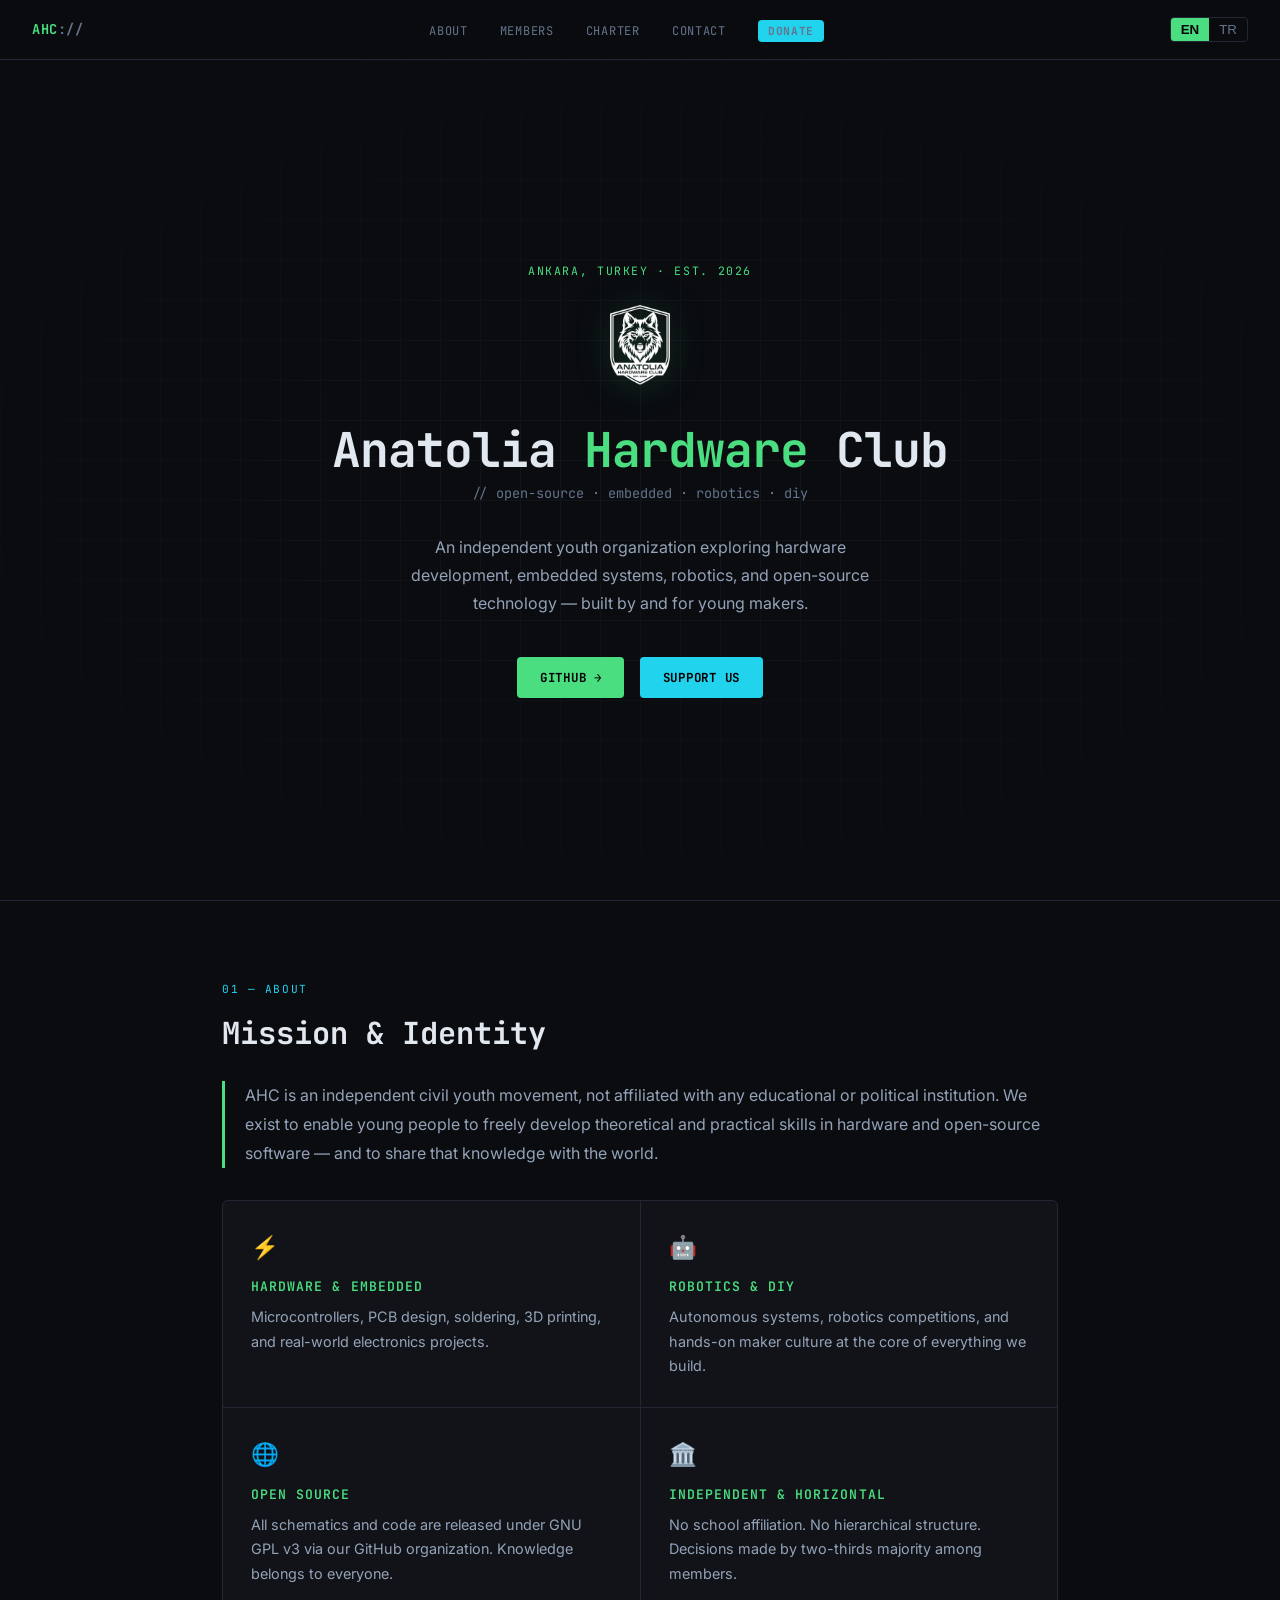
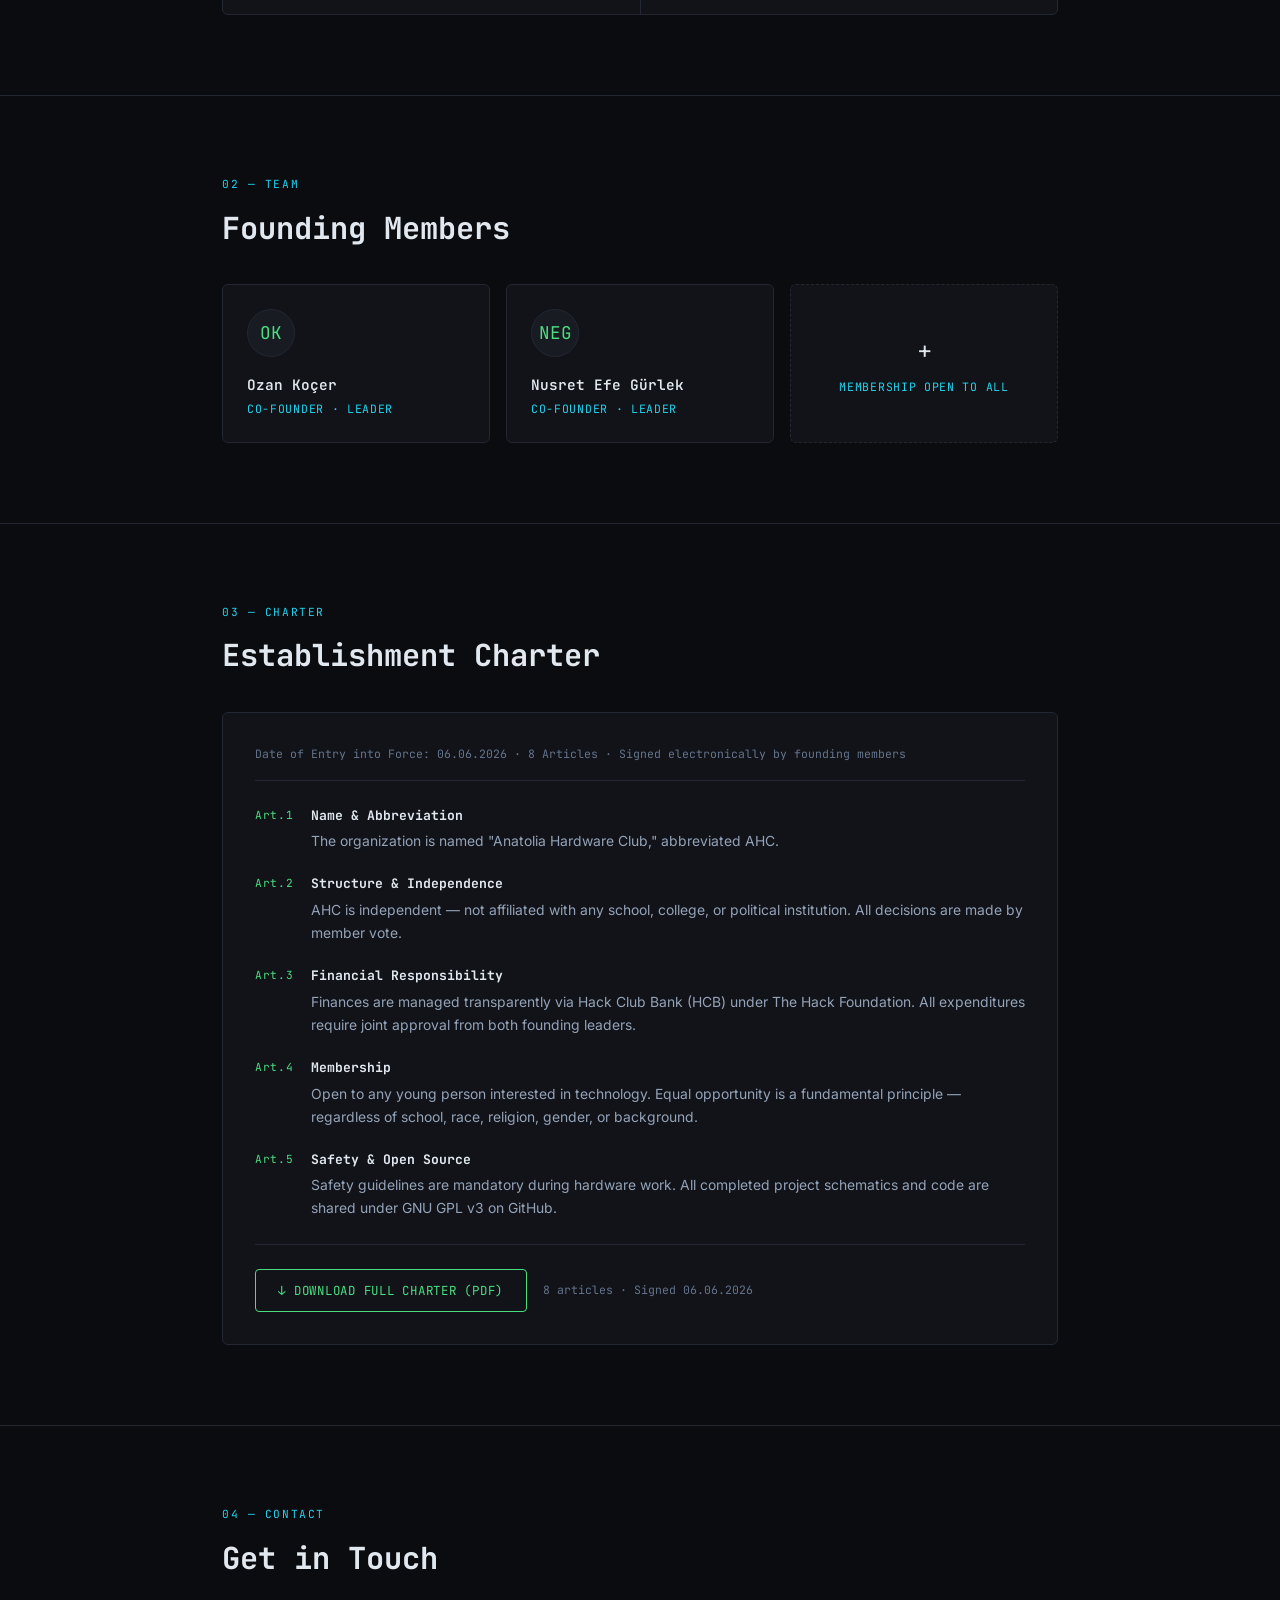
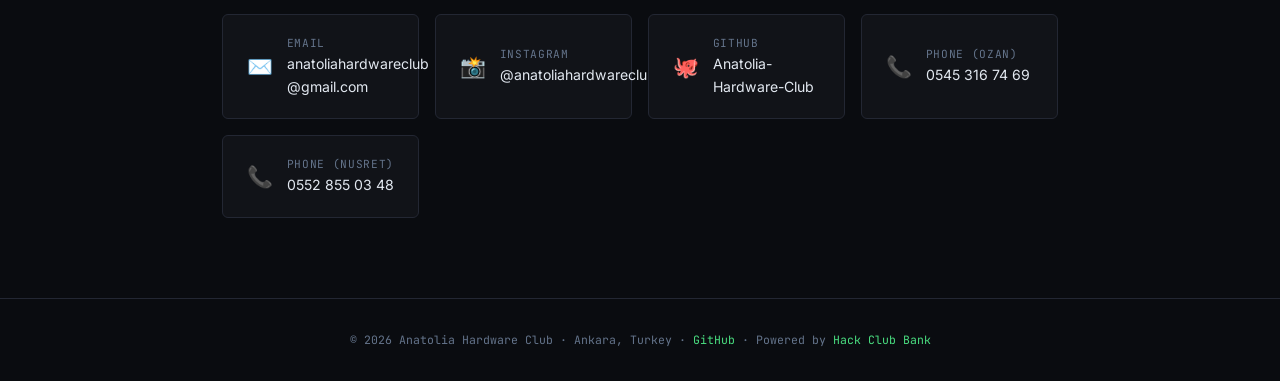
<file: index.html>
<!DOCTYPE html>
<html lang="en">
<head>
  <meta charset="UTF-8" />
  <meta name="viewport" content="width=device-width, initial-scale=1.0" />
  <meta name="description" content="Anatolia Hardware Club — hardware, embedded systems, robotics, and open-source projects based in Ankara." />
  <title>Anatolia Hardware Club</title>
  <link rel="preconnect" href="https://fonts.googleapis.com" />
  <link rel="preconnect" href="https://fonts.gstatic.com" crossorigin />
  <link href="https://fonts.googleapis.com/css2?family=JetBrains+Mono:wght@400;600;700&family=Inter:wght@300;400;500;600&display=swap" rel="stylesheet" />
  <style>
    *, *::before, *::after { box-sizing: border-box; margin: 0; padding: 0; }

    :root {
      --bg:        #0a0c10;
      --bg2:       #111318;
      --bg3:       #181b22;
      --border:    #232733;
      --accent:    #4ade80;
      --accent2:   #22d3ee;
      --text:      #e2e8f0;
      --muted:     #64748b;
      --mono:      'JetBrains Mono', monospace;
      --sans:      'Inter', sans-serif;
    }

    html { scroll-behavior: smooth; }

    body {
      background: var(--bg);
      color: var(--text);
      font-family: var(--sans);
      font-size: 16px;
      line-height: 1.6;
      min-height: 100vh;
    }

    /* ── NAV ── */
    nav {
      position: sticky;
      top: 0;
      z-index: 100;
      background: rgba(10,12,16,0.85);
      backdrop-filter: blur(12px);
      border-bottom: 1px solid var(--border);
      display: flex;
      align-items: center;
      justify-content: space-between;
      padding: 0 2rem;
      height: 60px;
    }

    .nav-logo {
      font-family: var(--mono);
      font-size: 0.85rem;
      font-weight: 700;
      color: var(--accent);
      letter-spacing: 0.04em;
      text-decoration: none;
    }
    .nav-logo span { color: var(--muted); }

    .nav-links {
      display: flex;
      align-items: center;
      gap: 2rem;
      list-style: none;
    }

    .nav-links a {
      font-family: var(--mono);
      font-size: 0.75rem;
      color: var(--muted);
      text-decoration: none;
      letter-spacing: 0.06em;
      text-transform: uppercase;
      transition: color 0.2s;
    }
    .nav-links a:hover { color: var(--accent); }

    /* language toggle */
    .lang-toggle {
      display: flex;
      align-items: center;
      gap: 0;
      border: 1px solid var(--border);
      border-radius: 4px;
      overflow: hidden;
      font-family: var(--mono);
      font-size: 0.7rem;
    }
    .lang-toggle button {
      background: none;
      border: none;
      padding: 4px 10px;
      cursor: pointer;
      color: var(--muted);
      transition: background 0.15s, color 0.15s;
    }
    .lang-toggle button.active {
      background: var(--accent);
      color: #000;
      font-weight: 700;
    }

    /* ── HERO ── */
    .hero {
      min-height: calc(100vh - 60px);
      display: flex;
      flex-direction: column;
      align-items: center;
      justify-content: center;
      text-align: center;
      padding: 4rem 2rem;
      position: relative;
      overflow: hidden;
    }

    /* grid background */
    .hero::before {
      content: '';
      position: absolute;
      inset: 0;
      background-image:
        linear-gradient(var(--border) 1px, transparent 1px),
        linear-gradient(90deg, var(--border) 1px, transparent 1px);
      background-size: 40px 40px;
      opacity: 0.35;
      pointer-events: none;
    }
    /* radial fade over grid */
    .hero::after {
      content: '';
      position: absolute;
      inset: 0;
      background: radial-gradient(ellipse 70% 60% at 50% 50%, transparent 0%, var(--bg) 100%);
      pointer-events: none;
    }

    .hero-inner { position: relative; z-index: 1; max-width: 680px; }

    .hero-eyebrow {
      font-family: var(--mono);
      font-size: 0.72rem;
      color: var(--accent);
      letter-spacing: 0.14em;
      text-transform: uppercase;
      margin-bottom: 1.25rem;
    }

    .hero-logo {
      width: 90px;
      height: 90px;
      object-fit: contain;
      margin-bottom: 1.5rem;
      filter: drop-shadow(0 0 18px rgba(74,222,128,0.25));
    }

    h1 {
      font-family: var(--mono);
      font-size: clamp(1.8rem, 5vw, 3rem);
      font-weight: 700;
      letter-spacing: -0.02em;
      color: var(--text);
      line-height: 1.15;
      margin-bottom: 0.35rem;
    }
    h1 .accent { color: var(--accent); }

    .hero-sub {
      font-family: var(--mono);
      font-size: 0.85rem;
      color: var(--muted);
      margin-bottom: 1.8rem;
    }

    .hero-desc {
      font-size: 1rem;
      color: #94a3b8;
      max-width: 480px;
      margin: 0 auto 2.5rem;
      line-height: 1.75;
    }

    .hero-cta {
      display: flex;
      gap: 1rem;
      justify-content: center;
      flex-wrap: wrap;
    }

    .btn {
      font-family: var(--mono);
      font-size: 0.78rem;
      letter-spacing: 0.06em;
      text-transform: uppercase;
      padding: 0.65rem 1.4rem;
      border-radius: 4px;
      text-decoration: none;
      transition: all 0.2s;
      cursor: pointer;
      border: none;
    }
    .btn-primary {
      background: var(--accent);
      color: #000;
      font-weight: 700;
    }
    .btn-primary:hover { background: #86efac; }
    .btn-outline {
      background: transparent;
      color: var(--accent);
      border: 1px solid var(--accent);
    }
    .btn-outline:hover { background: rgba(74,222,128,0.08); }
    .btn-donation {
      background: var(--accent2);
      color: #000;
      font-weight: 700;
    }
    .btn-donation:hover { background: #67e8f9; }

    /* ── SECTIONS ── */
    section {
      padding: 5rem 2rem;
      max-width: 900px;
      margin: 0 auto;
    }

    .section-label {
      font-family: var(--mono);
      font-size: 0.7rem;
      color: var(--accent2);
      letter-spacing: 0.14em;
      text-transform: uppercase;
      margin-bottom: 0.6rem;
    }

    h2 {
      font-family: var(--mono);
      font-size: clamp(1.3rem, 3vw, 1.9rem);
      font-weight: 700;
      color: var(--text);
      margin-bottom: 1.5rem;
    }

    .divider {
      border: none;
      border-top: 1px solid var(--border);
    }

    /* ── ABOUT ── */
    .about-grid {
      display: grid;
      grid-template-columns: 1fr 1fr;
      gap: 1px;
      background: var(--border);
      border: 1px solid var(--border);
      border-radius: 6px;
      overflow: hidden;
      margin-top: 2rem;
    }

    .about-card {
      background: var(--bg2);
      padding: 1.75rem;
    }

    .about-card-icon {
      font-size: 1.4rem;
      margin-bottom: 0.75rem;
    }

    .about-card h3 {
      font-family: var(--mono);
      font-size: 0.82rem;
      font-weight: 600;
      color: var(--accent);
      text-transform: uppercase;
      letter-spacing: 0.08em;
      margin-bottom: 0.5rem;
    }

    .about-card p {
      font-size: 0.9rem;
      color: #94a3b8;
      line-height: 1.7;
    }

    .mission-text {
      font-size: 1rem;
      color: #94a3b8;
      line-height: 1.8;
      border-left: 3px solid var(--accent);
      padding-left: 1.25rem;
      margin-bottom: 2rem;
    }

    /* ── MEMBERS ── */
    .members-grid {
      display: grid;
      grid-template-columns: repeat(auto-fit, minmax(220px, 1fr));
      gap: 1rem;
      margin-top: 2rem;
    }

    .member-card {
      background: var(--bg2);
      border: 1px solid var(--border);
      border-radius: 6px;
      padding: 1.5rem;
      transition: border-color 0.2s;
    }
    .member-card:hover { border-color: var(--accent); }

    .member-avatar {
      width: 48px;
      height: 48px;
      border-radius: 50%;
      background: var(--bg3);
      border: 1px solid var(--border);
      display: flex;
      align-items: center;
      justify-content: center;
      font-family: var(--mono);
      font-size: 1.1rem;
      margin-bottom: 1rem;
      color: var(--accent);
    }

    .member-name {
      font-family: var(--mono);
      font-size: 0.9rem;
      font-weight: 600;
      color: var(--text);
      margin-bottom: 0.2rem;
    }

    .member-role {
      font-family: var(--mono);
      font-size: 0.72rem;
      color: var(--accent2);
      letter-spacing: 0.06em;
      text-transform: uppercase;
    }

    /* ── CHARTER ── */
    .charter-box {
      background: var(--bg2);
      border: 1px solid var(--border);
      border-radius: 6px;
      padding: 2rem;
      margin-top: 2rem;
    }

    .charter-meta {
      font-family: var(--mono);
      font-size: 0.72rem;
      color: var(--muted);
      margin-bottom: 1.5rem;
      padding-bottom: 1rem;
      border-bottom: 1px solid var(--border);
    }

    .charter-articles {
      list-style: none;
      display: flex;
      flex-direction: column;
      gap: 1.25rem;
    }

    .charter-articles li {
      display: flex;
      gap: 1rem;
    }

    .art-num {
      font-family: var(--mono);
      font-size: 0.7rem;
      color: var(--accent);
      min-width: 40px;
      padding-top: 2px;
      letter-spacing: 0.06em;
    }

    .art-body h4 {
      font-family: var(--mono);
      font-size: 0.82rem;
      color: var(--text);
      margin-bottom: 0.3rem;
    }

    .art-body p {
      font-size: 0.87rem;
      color: #94a3b8;
      line-height: 1.65;
    }

    .charter-dl {
      margin-top: 1.5rem;
      padding-top: 1.5rem;
      border-top: 1px solid var(--border);
      display: flex;
      align-items: center;
      gap: 1rem;
      flex-wrap: wrap;
    }

    /* ── CONTACT ── */
    .contact-grid {
      display: grid;
      grid-template-columns: repeat(auto-fit, minmax(180px, 1fr));
      gap: 1rem;
      margin-top: 2rem;
    }

    .contact-item {
      background: var(--bg2);
      border: 1px solid var(--border);
      border-radius: 6px;
      padding: 1.25rem 1.5rem;
      display: flex;
      align-items: center;
      gap: 0.85rem;
      text-decoration: none;
      color: var(--text);
      transition: border-color 0.2s, background 0.2s;
    }
    .contact-item:hover {
      border-color: var(--accent);
      background: var(--bg3);
    }

    .contact-icon { font-size: 1.3rem; flex-shrink: 0; }

    .contact-label {
      font-family: var(--mono);
      font-size: 0.7rem;
      color: var(--muted);
      text-transform: uppercase;
      letter-spacing: 0.06em;
    }

    .contact-val {
      font-size: 0.88rem;
      color: var(--text);
    }

    /* ── FOOTER ── */
    footer {
      border-top: 1px solid var(--border);
      padding: 2rem;
      text-align: center;
      font-family: var(--mono);
      font-size: 0.72rem;
      color: var(--muted);
    }

    footer a { color: var(--accent); text-decoration: none; }

    /* ── RESPONSIVE ── */
    @media (max-width: 640px) {
      nav { padding: 0 1rem; }
      .nav-links { gap: 1rem; }
      .nav-links li:nth-child(1),
      .nav-links li:nth-child(2),
      .nav-links li:nth-child(3) { display: none; }
      .about-grid { grid-template-columns: 1fr; }
      section { padding: 3.5rem 1.25rem; }
    }

    /* ── UTIL ── */
    [data-lang] { display: none; }
    [data-lang].active { display: block; }
    .inline-lang { display: none; }
    .inline-lang.active { display: inline; }
  </style>
</head>
<body>

<nav>
  <a href="#" class="nav-logo">AHC<span>://</span></a>
  <ul class="nav-links">
    <li><a href="#about" data-lang="en" class="inline-lang active">About</a><a href="#about" data-lang="tr" class="inline-lang">Hakkımızda</a></li>
    <li><a href="#members" data-lang="en" class="inline-lang active">Members</a><a href="#members" data-lang="tr" class="inline-lang">Ekip</a></li>
    <li><a href="#charter" data-lang="en" class="inline-lang active">Charter</a><a href="#charter" data-lang="tr" class="inline-lang">Tüzük</a></li>
    <li><a href="#contact" data-lang="en" class="inline-lang active">Contact</a><a href="#contact" data-lang="tr" class="inline-lang">İletişim</a></li>
    <li><a href="https://hcb.hackclub.com/donations/start/anatolia-hardware-club" target="_blank" rel="noopener" class="btn btn-donation" style="padding: 4px 10px; font-size: 0.7rem;">Donate</a></li>
  </ul>
  <div class="lang-toggle">
    <button id="btn-en" class="active" onclick="setLang('en')">EN</button>
    <button id="btn-tr" onclick="setLang('tr')">TR</button>
  </div>
</nav>

<div class="hero">
  <div class="hero-inner">
    <div class="hero-eyebrow">Ankara, Turkey · Est. 2026</div>
    <img src="https://anatolia-hardware-club.github.io/image/Logo.png" alt="AHC Logo" class="hero-logo" />
    <h1>Anatolia <span class="accent">Hardware</span> Club</h1>
    <div class="hero-sub">// open-source · embedded · robotics · diy</div>
    <p class="hero-desc">
      <span data-lang="en" class="active">An independent youth organization exploring hardware development, embedded systems, robotics, and open-source technology — built by and for young makers.</span>
      <span data-lang="tr">Donanım geliştirme, gömülü sistemler, robotik ve açık kaynak teknolojilerini keşfeden bağımsız bir gençlik organizasyonu — genç yapımcılar tarafından, genç yapımcılar için.</span>
    </p>
    <div class="hero-cta">
      <a href="https://github.com/Anatolia-Hardware-Club" class="btn btn-primary" target="_blank" rel="noopener">GitHub →</a>
      <a href="https://hcb.hackclub.com/donations/start/anatolia-hardware-club" class="btn btn-donation" target="_blank" rel="noopener">
        <span data-lang="en" class="inline-lang active">Support Us</span>
        <span data-lang="tr" class="inline-lang">Destek Olun</span>
      </a>
    </div>
  </div>
</div>

<hr class="divider" />

<section id="about">
  <div class="section-label">01 —
    <span data-lang="en" class="inline-lang active">About</span>
    <span data-lang="tr" class="inline-lang">Hakkımızda</span>
  </div>
  <h2>
    <span data-lang="en" class="inline-lang active">Mission & Identity</span>
    <span data-lang="tr" class="inline-lang">Misyon & Kimlik</span>
  </h2>

  <p class="mission-text">
    <span data-lang="en" class="inline-lang active">AHC is an independent civil youth movement, not affiliated with any educational or political institution. We exist to enable young people to freely develop theoretical and practical skills in hardware and open-source software — and to share that knowledge with the world.</span>
    <span data-lang="tr" class="inline-lang">AHC, hiçbir eğitim ya da siyasi kuruma bağlı olmayan bağımsız bir sivil gençlik hareketidir. Gençlerin donanım ve açık kaynak yazılım alanlarında teorik ve pratik becerilerini özgürce geliştirmesini ve bu bilgiyi dünyayla paylaşmasını sağlamak için varız.</span>
  </p>

  <div class="about-grid">
    <div class="about-card">
      <div class="about-card-icon">⚡</div>
      <h3>
        <span data-lang="en" class="inline-lang active">Hardware & Embedded</span>
        <span data-lang="tr" class="inline-lang">Donanım & Gömülü</span>
      </h3>
      <p>
        <span data-lang="en" class="inline-lang active">Microcontrollers, PCB design, soldering, 3D printing, and real-world electronics projects.</span>
        <span data-lang="tr" class="inline-lang">Mikrodenetleyiciler, PCB tasarımı, lehimleme, 3D baskı ve gerçek dünya elektronik projeleri.</span>
      </p>
    </div>
    <div class="about-card">
      <div class="about-card-icon">🤖</div>
      <h3>Robotics & DIY</h3>
      <p>
        <span data-lang="en" class="inline-lang active">Autonomous systems, robotics competitions, and hands-on maker culture at the core of everything we build.</span>
        <span data-lang="tr" class="inline-lang">Otonom sistemler, robotik yarışmaları ve yaptığımız her şeyin özünde yer alan yapımcı kültürü.</span>
      </p>
    </div>
    <div class="about-card">
      <div class="about-card-icon">🌐</div>
      <h3>Open Source</h3>
      <p>
        <span data-lang="en" class="inline-lang active">All schematics and code are released under GNU GPL v3 via our GitHub organization. Knowledge belongs to everyone.</span>
        <span data-lang="tr" class="inline-lang">Tüm şemalar ve kodlar GitHub organizasyonumuz aracılığıyla GNU GPL v3 altında yayınlanır. Bilgi herkese aittir.</span>
      </p>
    </div>
    <div class="about-card">
      <div class="about-card-icon">🏛️</div>
      <h3>
        <span data-lang="en" class="inline-lang active">Independent & Horizontal</span>
        <span data-lang="tr" class="inline-lang">Bağımsız & Yatay</span>
      </h3>
      <p>
        <span data-lang="en" class="inline-lang active">No school affiliation. No hierarchical structure. Decisions made by two-thirds majority among members.</span>
        <span data-lang="tr" class="inline-lang">Okul bağlantısı yok. Hiyerarşik yapı yok. Kararlar üyeler arasında üçte iki çoğunlukla alınır.</span>
      </p>
    </div>
  </div>
</section>

<hr class="divider" />

<section id="members">
  <div class="section-label">02 —
    <span data-lang="en" class="inline-lang active">Team</span>
    <span data-lang="tr" class="inline-lang">Ekip</span>
  </div>
  <h2>
    <span data-lang="en" class="inline-lang active">Founding Members</span>
    <span data-lang="tr" class="inline-lang">Kurucu Üyeler</span>
  </h2>

  <div class="members-grid">
    <div class="member-card">
      <div class="member-avatar">OK</div>
      <div class="member-name">Ozan Koçer</div>
      <div class="member-role">
        <span data-lang="en" class="inline-lang active">Co-Founder · Leader</span>
        <span data-lang="tr" class="inline-lang">Kurucu Ortak · Lider</span>
      </div>
    </div>
    <div class="member-card">
      <div class="member-avatar">NEG</div>
      <div class="member-name">Nusret Efe Gürlek</div>
      <div class="member-role">
        <span data-lang="en" class="inline-lang active">Co-Founder · Leader</span>
        <span data-lang="tr" class="inline-lang">Kurucu Ortak · Lider</span>
      </div>
    </div>
    <div class="member-card" style="border-style: dashed; display:flex; flex-direction:column; justify-content:center; align-items:center; text-align:center; min-height:130px;">
      <div style="font-size:1.5rem; margin-bottom:0.5rem;">+</div>
      <div class="member-role">
        <span data-lang="en" class="inline-lang active">Membership open to all</span>
        <span data-lang="tr" class="inline-lang">Üyelik herkese açık</span>
      </div>
    </div>
  </div>
</section>

<hr class="divider" />

<section id="charter">
  <div class="section-label">03 —
    <span data-lang="en" class="inline-lang active">Charter</span>
    <span data-lang="tr" class="inline-lang">Tüzük</span>
  </div>
  <h2>
    <span data-lang="en" class="inline-lang active">Establishment Charter</span>
    <span data-lang="tr" class="inline-lang">Kuruluş Tüzüğü</span>
  </h2>

  <div class="charter-box">
    <div class="charter-meta">
      <span data-lang="en" class="inline-lang active">Date of Entry into Force: 06.06.2026 · 8 Articles · Signed electronically by founding members</span>
      <span data-lang="tr" class="inline-lang">Yürürlük Tarihi: 06.06.2026 · 8 Madde · Kurucu üyeler tarafından elektronik olarak imzalanmıştır</span>
    </div>

    <ul class="charter-articles">
      <li>
        <span class="art-num">Art.1</span>
        <div class="art-body">
          <h4>
            <span data-lang="en" class="inline-lang active">Name & Abbreviation</span>
            <span data-lang="tr" class="inline-lang">Ad & Kısaltma</span>
          </h4>
          <p>
            <span data-lang="en" class="inline-lang active">The organization is named "Anatolia Hardware Club," abbreviated AHC.</span>
            <span data-lang="tr" class="inline-lang">Organizasyonun adı "Anatolia Hardware Club" olup kısaltması AHC'dir.</span>
          </p>
        </div>
      </li>
      <li>
        <span class="art-num">Art.2</span>
        <div class="art-body">
          <h4>
            <span data-lang="en" class="inline-lang active">Structure & Independence</span>
            <span data-lang="tr" class="inline-lang">Yapı & Bağımsızlık</span>
          </h4>
          <p>
            <span data-lang="en" class="inline-lang active">AHC is independent — not affiliated with any school, college, or political institution. All decisions are made by member vote.</span>
            <span data-lang="tr" class="inline-lang">AHC bağımsızdır — hiçbir okul, kolej veya siyasi kurumla bağlantısı yoktur. Tüm kararlar üye oylamasıyla alınır.</span>
          </p>
        </div>
      </li>
      <li>
        <span class="art-num">Art.3</span>
        <div class="art-body">
          <h4>
            <span data-lang="en" class="inline-lang active">Financial Responsibility</span>
            <span data-lang="tr" class="inline-lang">Mali Sorumluluk</span>
          </h4>
          <p>
            <span data-lang="en" class="inline-lang active">Finances are managed transparently via Hack Club Bank (HCB) under The Hack Foundation. All expenditures require joint approval from both founding leaders.</span>
            <span data-lang="tr" class="inline-lang">Finansal işlemler, The Hack Foundation bünyesindeki Hack Club Bank (HCB) aracılığıyla şeffaf biçimde yönetilir. Tüm harcamalar her iki kurucu liderin onayını gerektirir.</span>
          </p>
        </div>
      </li>
      <li>
        <span class="art-num">Art.4</span>
        <div class="art-body">
          <h4>
            <span data-lang="en" class="inline-lang active">Membership</span>
            <span data-lang="tr" class="inline-lang">Üyelik</span>
          </h4>
          <p>
            <span data-lang="en" class="inline-lang active">Open to any young person interested in technology. Equal opportunity is a fundamental principle — regardless of school, race, religion, gender, or background.</span>
            <span data-lang="tr" class="inline-lang">Teknolojiye ilgi duyan her gence açıktır. Fırsat eşitliği temel bir ilkedir — okul, ırk, din, cinsiyet veya geçmişten bağımsız olarak.</span>
          </p>
        </div>
      </li>
      <li>
        <span class="art-num">Art.5</span>
        <div class="art-body">
          <h4>
            <span data-lang="en" class="inline-lang active">Safety & Open Source</span>
            <span data-lang="tr" class="inline-lang">Güvenlik & Açık Kaynak</span>
          </h4>
          <p>
            <span data-lang="en" class="inline-lang active">Safety guidelines are mandatory during hardware work. All completed project schematics and code are shared under GNU GPL v3 on GitHub.</span>
            <span data-lang="tr" class="inline-lang">Donanım çalışmaları sırasında güvenlik kurallarına uymak zorunludur. Tamamlanan projelerin tüm şemaları ve kodları GitHub'da GNU GPL v3 altında paylaşılır.</span>
          </p>
        </div>
      </li>
    </ul>

    <div class="charter-dl">
      <a href="https://anatolia-hardware-club.github.io/files/charter.pdf" class="btn btn-outline" target="_blank" rel="noopener">
        <span data-lang="en" class="inline-lang active">↓ Download Full Charter (PDF)</span>
        <span data-lang="tr" class="inline-lang">↓ Tüzüğü İndir (PDF)</span>
      </a>
      <span style="font-family:var(--mono);font-size:0.72rem;color:var(--muted);">
        <span data-lang="en" class="inline-lang active">8 articles · Signed 06.06.2026</span>
        <span data-lang="tr" class="inline-lang">8 madde · İmzalandı 06.06.2026</span>
      </span>
    </div>
  </div>
</section>

<hr class="divider" />

<section id="contact">
  <div class="section-label">04 —
    <span data-lang="en" class="inline-lang active">Contact</span>
    <span data-lang="tr" class="inline-lang">İletişim</span>
  </div>
  <h2>
    <span data-lang="en" class="inline-lang active">Get in Touch</span>
    <span data-lang="tr" class="inline-lang">Bize Ulaşın</span>
  </h2>

  <div class="contact-grid">
    <a class="contact-item" href="mailto:anatoliahardwareclub@gmail.com">
      <span class="contact-icon">✉️</span>
      <div>
        <div class="contact-label">Email</div>
        <div class="contact-val">anatoliahardwareclub<wbr>@gmail.com</div>
      </div>
    </a>
    <a class="contact-item" href="https://www.instagram.com/anatoliahardwareclub" target="_blank" rel="noopener">
      <span class="contact-icon">📸</span>
      <div>
        <div class="contact-label">Instagram</div>
        <div class="contact-val">@anatoliahardwareclub</div>
      </div>
    </a>
    <a class="contact-item" href="https://github.com/Anatolia-Hardware-Club" target="_blank" rel="noopener">
      <span class="contact-icon">🐙</span>
      <div>
        <div class="contact-label">GitHub</div>
        <div class="contact-val">Anatolia-Hardware-Club</div>
      </div>
    </a>
    <a class="contact-item" href="tel:05453167469">
      <span class="contact-icon">📞</span>
      <div>
        <div class="contact-label">
          <span data-lang="en" class="inline-lang active">Phone (Ozan)</span>
          <span data-lang="tr" class="inline-lang">Telefon (Ozan)</span>
        </div>
        <div class="contact-val">0545 316 74 69</div>
      </div>
    </a>
    <a class="contact-item" href="tel:05528550348">
      <span class="contact-icon">📞</span>
      <div>
        <div class="contact-label">
          <span data-lang="en" class="inline-lang active">Phone (Nusret)</span>
          <span data-lang="tr" class="inline-lang">Telefon (Nusret)</span>
        </div>
        <div class="contact-val">0552 855 03 48</div>
      </div>
    </a>
  </div>
</section>

<footer>
  <p>© 2026 Anatolia Hardware Club · Ankara, Turkey ·
    <a href="https://github.com/Anatolia-Hardware-Club" target="_blank" rel="noopener">GitHub</a>
    · Powered by
    <a href="https://hackclub.com/bank/" target="_blank" rel="noopener">Hack Club Bank</a>
  </p>
</footer>

<script>
  function setLang(lang) {
    // toggle data-lang blocks
    document.querySelectorAll('[data-lang]').forEach(el => {
      el.classList.toggle('active', el.dataset.lang === lang);
    });
    // toggle inline-lang spans
    document.querySelectorAll('.inline-lang').forEach(el => {
      el.classList.toggle('active', el.dataset.lang === lang);
    });
    // toggle nav buttons
    document.getElementById('btn-en').classList.toggle('active', lang === 'en');
    document.getElementById('btn-tr').classList.toggle('active', lang === 'tr');
    document.documentElement.lang = lang;
  }

  // Smooth scroll offset for sticky nav
  document.querySelectorAll('a[href^="#"]').forEach(a => {
    a.addEventListener('click', e => {
      const target = document.querySelector(a.getAttribute('href'));
      if (target) {
        e.preventDefault();
        const top = target.getBoundingClientRect().top + window.scrollY - 70;
        window.scrollTo({ top, behavior: 'smooth' });
      }
    });
  });
</script>
</body>
</html>
</file>
